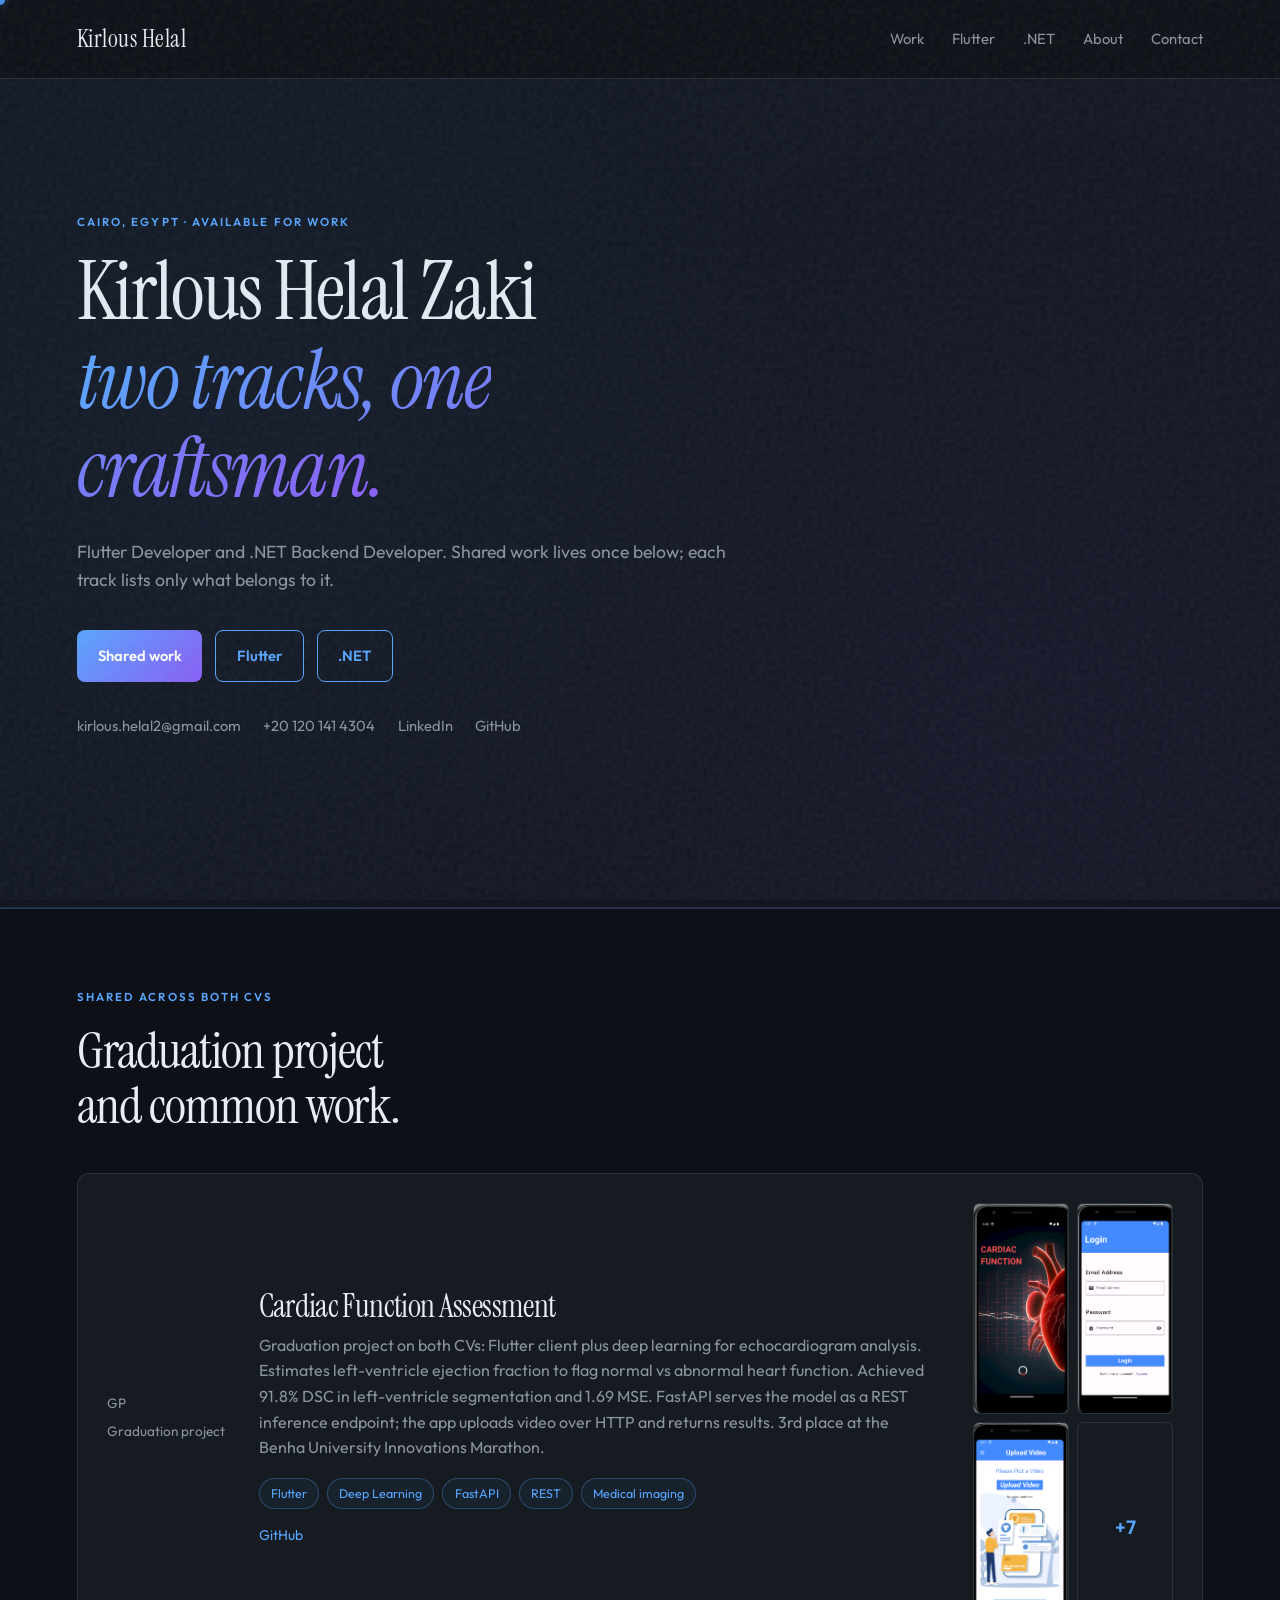
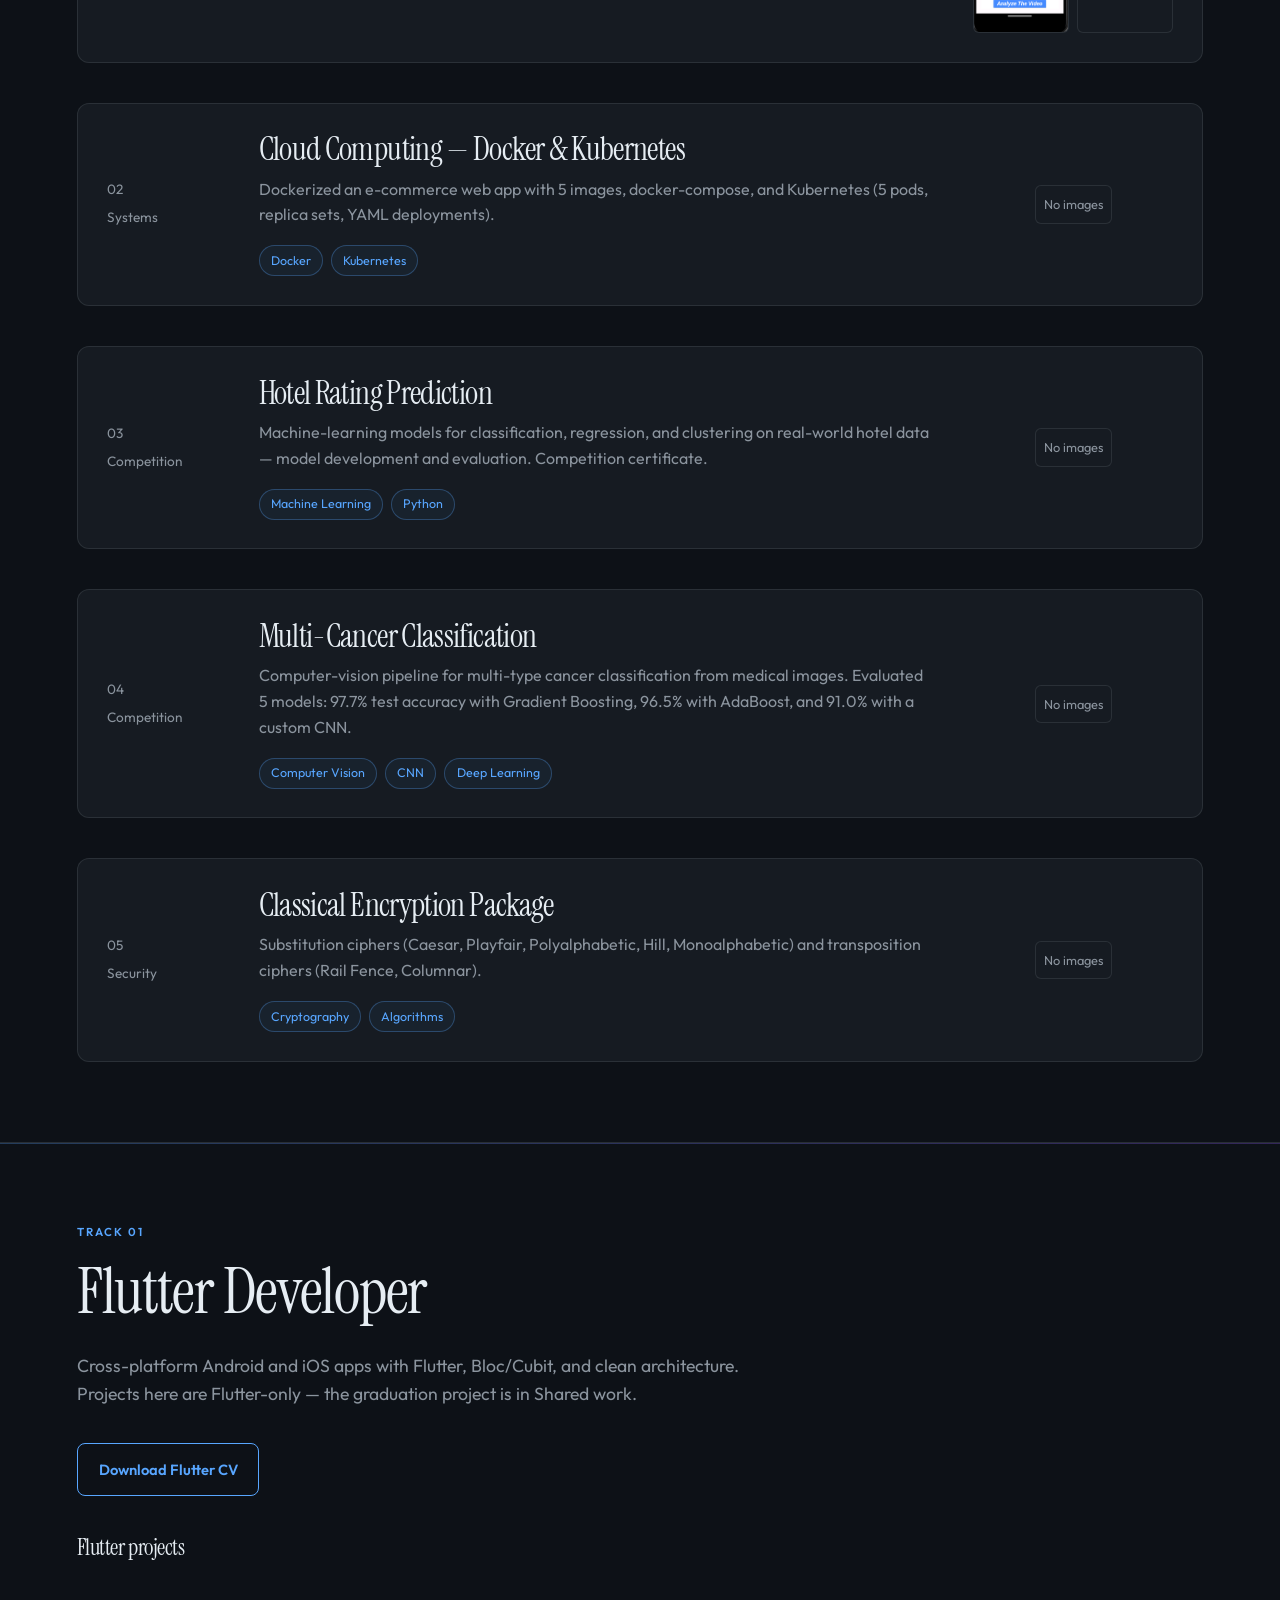
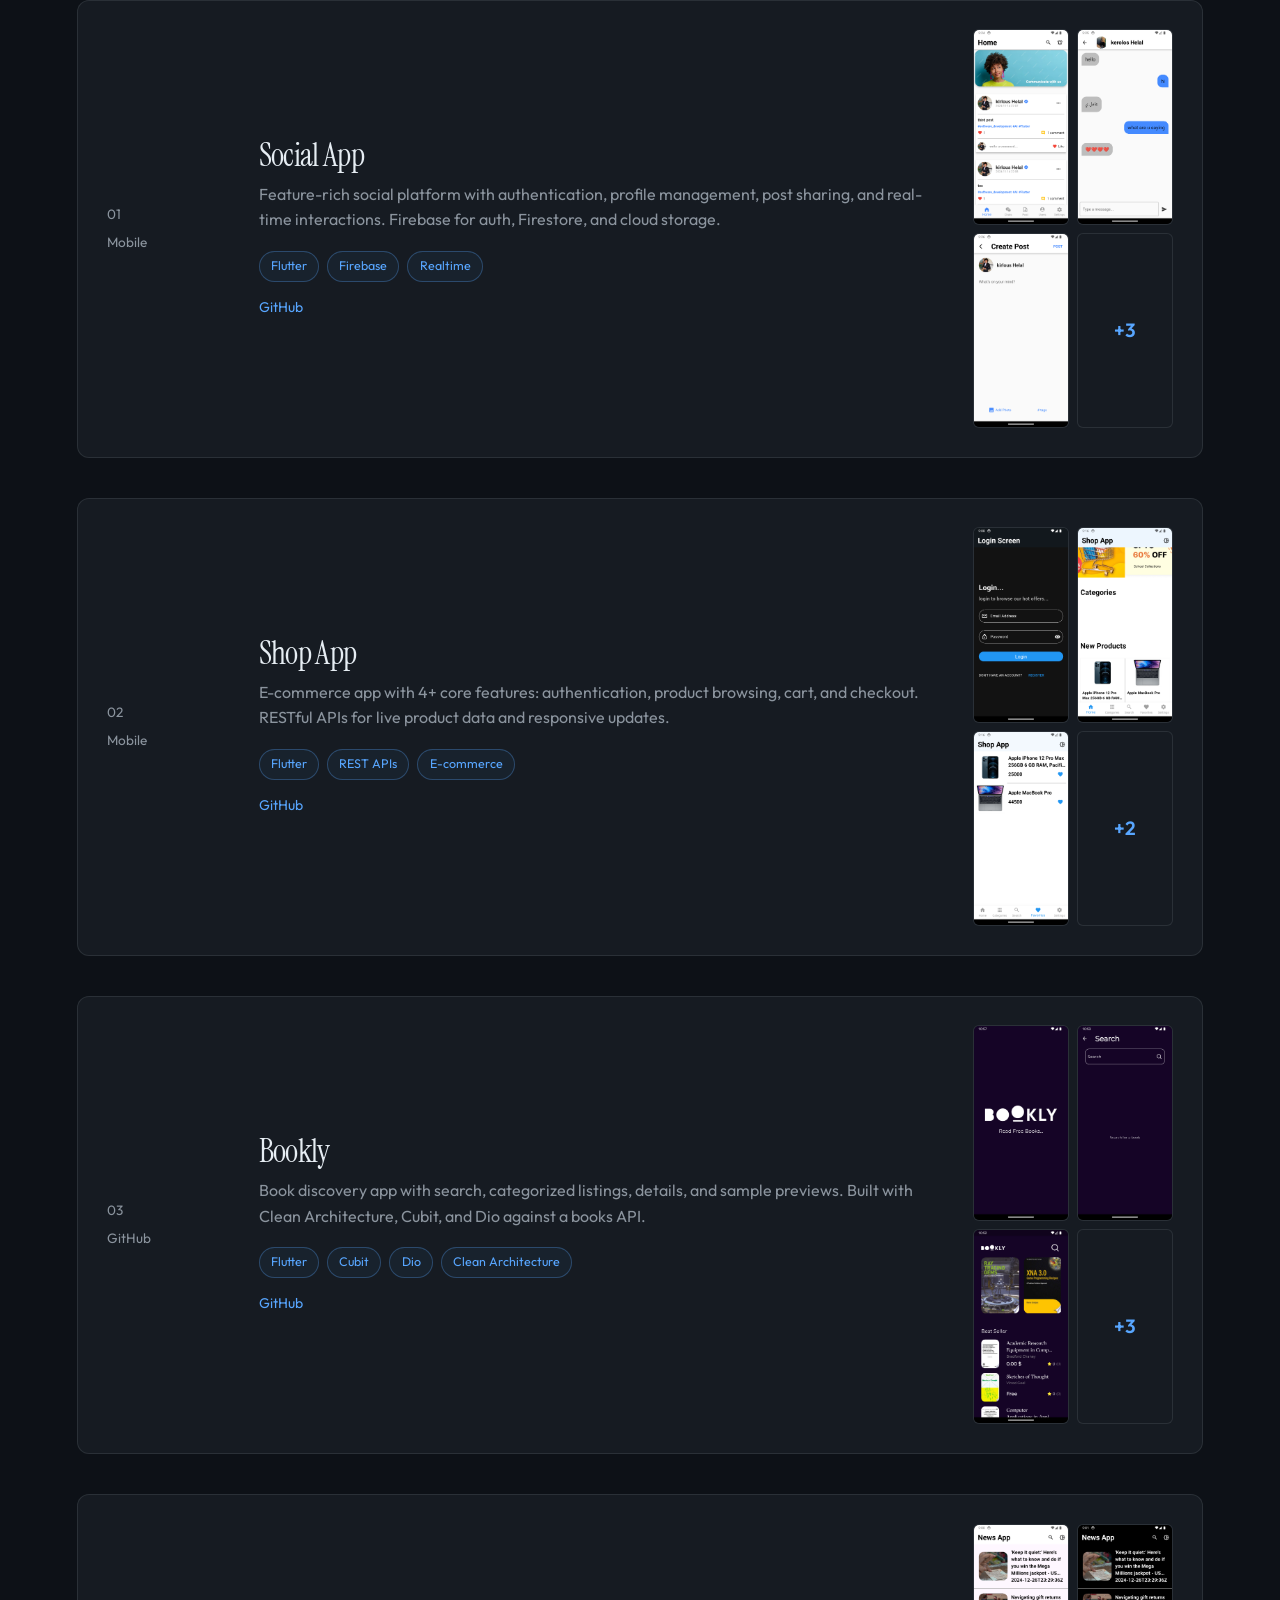
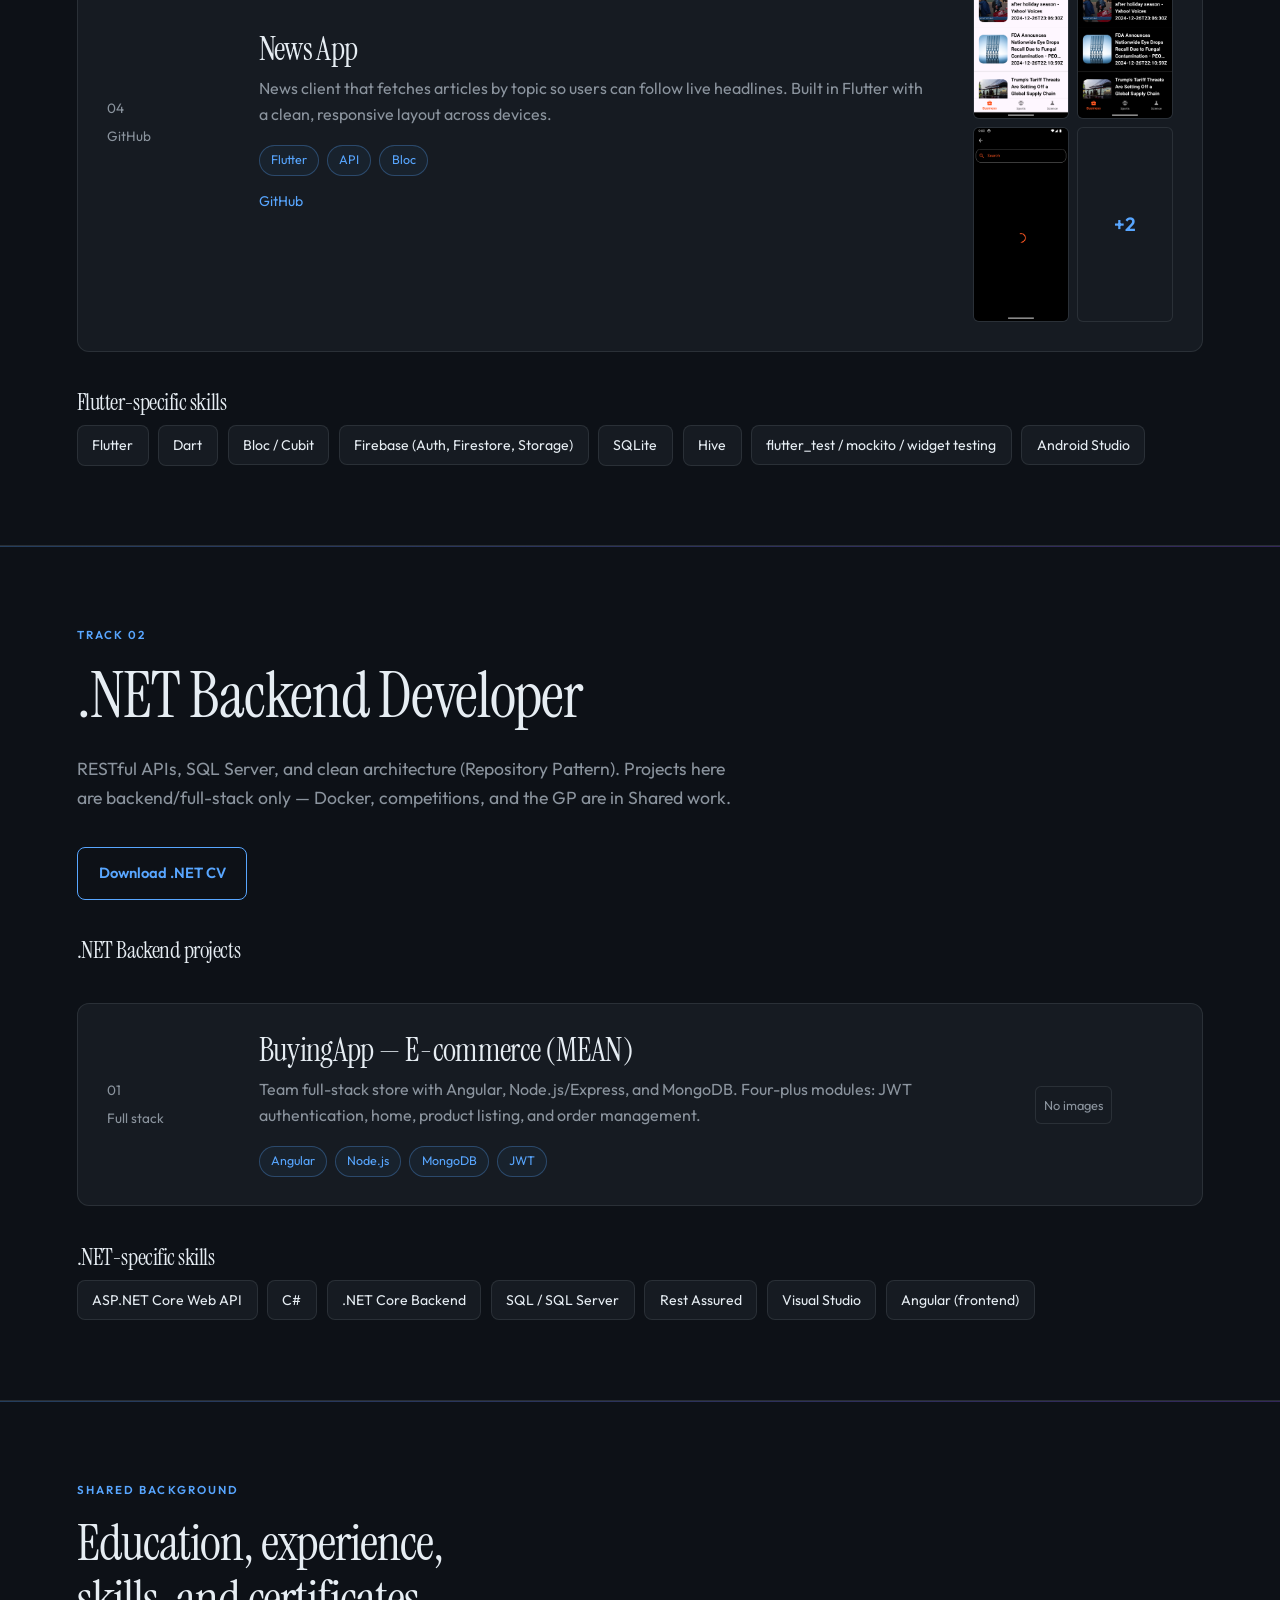
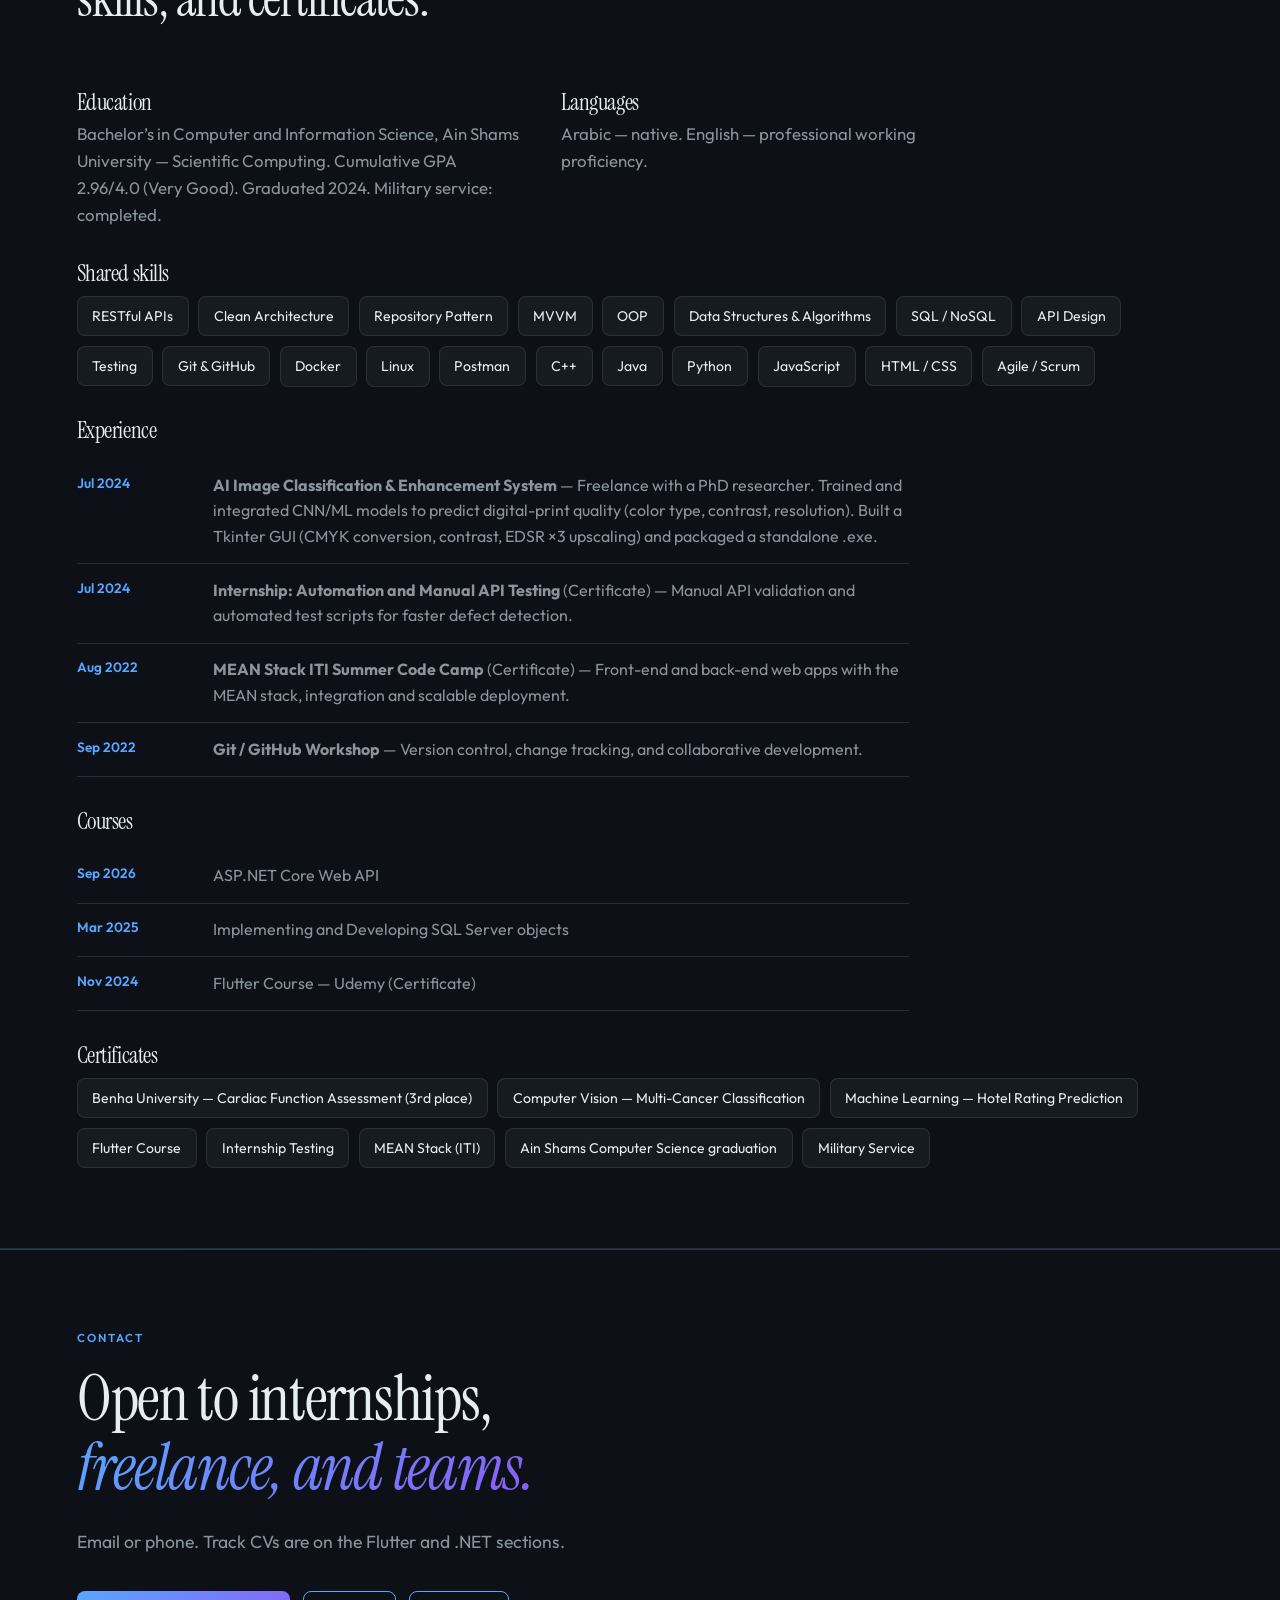
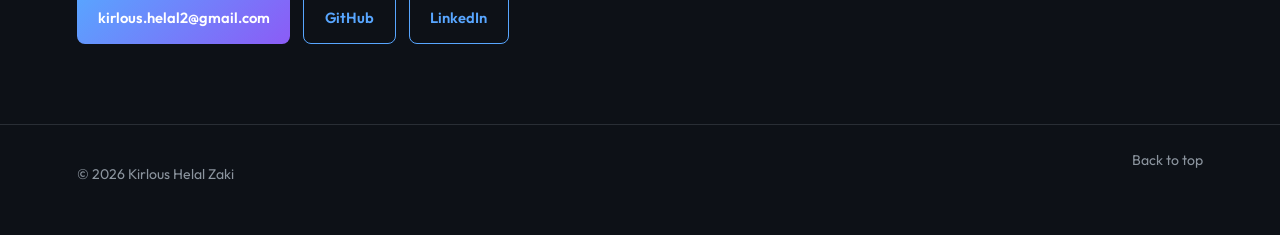
<file: index.html>
<!DOCTYPE html>
<html lang="en">
  <head>
    <meta charset="UTF-8" />
    <meta name="viewport" content="width=device-width, initial-scale=1.0" />
    <title>Kirlous Helal Zaki — Portfolio</title>
    <meta
      name="description"
      content="Kirlous Helal Zaki — Flutter Developer and .NET Backend Developer based in Cairo."
    />
    <link rel="preconnect" href="https://fonts.googleapis.com" />
    <link rel="preconnect" href="https://fonts.gstatic.com" crossorigin />
    <link
      href="https://fonts.googleapis.com/css2?family=Instrument+Serif:ital@0;1&family=Outfit:wght@300;400;500;600&display=swap"
      rel="stylesheet"
    />
    <link rel="stylesheet" href="styles.css" />
  </head>
  <body>
    <div class="grain" aria-hidden="true"></div>
    <div class="cursor" aria-hidden="true"></div>

    <header class="nav">
      <a class="logo" href="#top">Kirlous Helal</a>
      <nav>
        <a href="#work">Work</a>
        <a href="#flutter">Flutter</a>
        <a href="#dotnet">.NET</a>
        <a href="#about">About</a>
        <a href="#contact">Contact</a>
      </nav>
    </header>

    <main id="top">
      <section class="hero">
        <p class="eyebrow">Cairo, Egypt · Available for work</p>
        <h1>
          Kirlous Helal Zaki<br />
          <em>two tracks, one craftsman.</em>
        </h1>
        <p class="lede">
          Flutter Developer and .NET Backend Developer. Shared work lives once
          below; each track lists only what belongs to it.
        </p>
        <div class="hero-actions">
          <a class="btn" href="#work">Shared work</a>
          <a class="btn ghost" href="#flutter">Flutter</a>
          <a class="btn ghost" href="#dotnet">.NET</a>
        </div>
        <ul class="contact-row">
          <li><a href="mailto:kirlous.helal2@gmail.com">kirlous.helal2@gmail.com</a></li>
          <li><a href="tel:+201201414304">+20 120 141 4304</a></li>
          <li>
            <a href="https://linkedin.com/in/kirlous-helal" target="_blank" rel="noreferrer"
              >LinkedIn</a
            >
          </li>
          <li>
            <a href="https://github.com/KirlousHelal" target="_blank" rel="noreferrer"
              >GitHub</a
            >
          </li>
        </ul>
      </section>

      <section id="work" class="section">
        <div class="section-head">
          <p class="eyebrow">Shared across both CVs</p>
          <h2>Graduation project and common work.</h2>
        </div>

        <article class="project">
          <div class="project-meta">
            <span>GP</span>
            <span>Graduation project</span>
          </div>
          <div class="project-body">
            <h3>Cardiac Function Assessment</h3>
            <p>
              Graduation project on both CVs: Flutter client plus deep learning
              for echocardiogram analysis. Estimates left-ventricle ejection
              fraction to flag normal vs abnormal heart function. Achieved
              91.8% DSC in left-ventricle segmentation and 1.69 MSE. FastAPI
              serves the model as a REST inference endpoint; the app uploads
              video over HTTP and returns results. 3rd place at the Benha
              University Innovations Marathon.
            </p>
            <ul class="tags">
              <li>Flutter</li>
              <li>Deep Learning</li>
              <li>FastAPI</li>
              <li>REST</li>
              <li>Medical imaging</li>
            </ul>
            <a
              class="project-link"
              href="https://github.com/kirlousHelal/Cardic-Function-Assement-GP---Flutter-DeepLearning_Computer_Vision-"
              target="_blank"
              rel="noreferrer"
              >GitHub</a
            >
          </div>
          <div class="project-thumbnails">
            <img src="demos/cardiac/splash_screen.png" alt="Preview 1" />
            <img src="demos/cardiac/login_screen.png" alt="Preview 2" />
            <img src="demos/cardiac/upload_video_screen.png" alt="Preview 3" />
            <span class="more-indicator">+7</span>
          </div>
        </article>

        <article class="project">
          <div class="project-meta">
            <span>02</span>
            <span>Systems</span>
          </div>
          <div class="project-body">
            <h3>Cloud Computing — Docker &amp; Kubernetes</h3>
            <p>
              Dockerized an e-commerce web app with 5 images, docker-compose,
              and Kubernetes (5 pods, replica sets, YAML deployments).
            </p>
            <ul class="tags">
              <li>Docker</li>
              <li>Kubernetes</li>
            </ul>
          </div>
          <div class="project-thumbnails no-thumbnails">
            <span>No images</span>
          </div>
        </article>

        <article class="project">
          <div class="project-meta">
            <span>03</span>
            <span>Competition</span>
          </div>
          <div class="project-body">
            <h3>Hotel Rating Prediction</h3>
            <p>
              Machine-learning models for classification, regression, and
              clustering on real-world hotel data — model development and
              evaluation. Competition certificate.
            </p>
            <ul class="tags">
              <li>Machine Learning</li>
              <li>Python</li>
            </ul>
          </div>
          <div class="project-thumbnails no-thumbnails">
            <span>No images</span>
          </div>
        </article>

        <article class="project">
          <div class="project-meta">
            <span>04</span>
            <span>Competition</span>
          </div>
          <div class="project-body">
            <h3>Multi-Cancer Classification</h3>
            <p>
              Computer-vision pipeline for multi-type cancer classification
              from medical images. Evaluated 5 models: 97.7% test accuracy with
              Gradient Boosting, 96.5% with AdaBoost, and 91.0% with a custom
              CNN.
            </p>
            <ul class="tags">
              <li>Computer Vision</li>
              <li>CNN</li>
              <li>Deep Learning</li>
            </ul>
          </div>
          <div class="project-thumbnails no-thumbnails">
            <span>No images</span>
          </div>
        </article>

        <article class="project">
          <div class="project-meta">
            <span>05</span>
            <span>Security</span>
          </div>
          <div class="project-body">
            <h3>Classical Encryption Package</h3>
            <p>
              Substitution ciphers (Caesar, Playfair, Polyalphabetic, Hill,
              Monoalphabetic) and transposition ciphers (Rail Fence, Columnar).
            </p>
            <ul class="tags">
              <li>Cryptography</li>
              <li>Algorithms</li>
            </ul>
          </div>
          <div class="project-thumbnails no-thumbnails">
            <span>No images</span>
          </div>
        </article>
      </section>

      <section id="flutter" class="section track">
        <div class="track-banner">
          <p class="eyebrow">Track 01</p>
          <h2>Flutter Developer</h2>
          <p class="lede">
            Cross-platform Android and iOS apps with Flutter, Bloc/Cubit, and
            clean architecture. Projects here are Flutter-only — the graduation
            project is in Shared work.
          </p>
          <a class="btn ghost" href="Kirlous_Helal_Zaki_Flutter_Developer_Resume.pdf" download
            >Download Flutter CV</a
          >
        </div>

        <h3 class="subhead">Flutter projects</h3>

        <article class="project">
          <div class="project-meta">
            <span>01</span>
            <span>Mobile</span>
          </div>
          <div class="project-body">
            <h3>Social App</h3>
            <p>
              Feature-rich social platform with authentication, profile
              management, post sharing, and real-time interactions. Firebase
              for auth, Firestore, and cloud storage.
            </p>
            <ul class="tags">
              <li>Flutter</li>
              <li>Firebase</li>
              <li>Realtime</li>
            </ul>
            <a
              class="project-link"
              href="https://github.com/kirlousHelal/social_app_flutter"
              target="_blank"
              rel="noreferrer"
              >GitHub</a
            >
          </div>
          <div class="project-thumbnails">
            <img src="demos/social/home_screen.png" alt="Preview 1" />
            <img src="demos/social/chat_screen.png" alt="Preview 2" />
            <img src="demos/social/create_post_screen.png" alt="Preview 3" />
            <span class="more-indicator">+3</span>
          </div>
        </article>

        <article class="project">
          <div class="project-meta">
            <span>02</span>
            <span>Mobile</span>
          </div>
          <div class="project-body">
            <h3>Shop App</h3>
            <p>
              E-commerce app with 4+ core features: authentication, product
              browsing, cart, and checkout. RESTful APIs for live product data
              and responsive updates.
            </p>
            <ul class="tags">
              <li>Flutter</li>
              <li>REST APIs</li>
              <li>E-commerce</li>
            </ul>
            <a
              class="project-link"
              href="https://github.com/kirlousHelal/shop_app_flutter"
              target="_blank"
              rel="noreferrer"
              >GitHub</a
            >
          </div>
          <div class="project-thumbnails">
            <img src="demos/shop/login_screen.png" alt="Preview 1" />
            <img src="demos/shop/home_screen.png" alt="Preview 2" />
            <img src="demos/shop/favorites_screen.png" alt="Preview 3" />
            <span class="more-indicator">+2</span>
          </div>
        </article>

        <article class="project">
          <div class="project-meta">
            <span>03</span>
            <span>GitHub</span>
          </div>
          <div class="project-body">
            <h3>Bookly</h3>
            <p>
              Book discovery app with search, categorized listings, details,
              and sample previews. Built with Clean Architecture, Cubit, and
              Dio against a books API.
            </p>
            <ul class="tags">
              <li>Flutter</li>
              <li>Cubit</li>
              <li>Dio</li>
              <li>Clean Architecture</li>
            </ul>
            <a
              class="project-link"
              href="https://github.com/kirlousHelal/Bookly_Flutter_App"
              target="_blank"
              rel="noreferrer"
              >GitHub</a
            >
          </div>
          <div class="project-thumbnails">
            <img src="demos/bookly/splash_screen.png" alt="Preview 1" />
            <img src="demos/bookly/search_screen.png" alt="Preview 2" />
            <img src="demos/bookly/home.png" alt="Preview 3" />
            <span class="more-indicator">+3</span>
          </div>
        </article>

        <article class="project">
          <div class="project-meta">
            <span>04</span>
            <span>GitHub</span>
          </div>
          <div class="project-body">
            <h3>News App</h3>
            <p>
              News client that fetches articles by topic so users can follow
              live headlines. Built in Flutter with a clean, responsive layout
              across devices.
            </p>
            <ul class="tags">
              <li>Flutter</li>
              <li>API</li>
              <li>Bloc</li>
            </ul>
            <a
              class="project-link"
              href="https://github.com/kirlousHelal/news_app_flutter"
              target="_blank"
              rel="noreferrer"
              >GitHub</a
            >
          </div>
          <div class="project-thumbnails">
            <img src="demos/news/screenshot_1.png" alt="Preview 1" />
            <img src="demos/news/screenshot_2.png" alt="Preview 2" />
            <img src="demos/news/screenshot_3.png" alt="Preview 3" />
            <span class="more-indicator">+2</span>
          </div>
        </article>

        <div class="skill-block">
          <h3 class="subhead">Flutter-specific skills</h3>
          <ul class="skills">
            <li>Flutter</li>
            <li>Dart</li>
            <li>Bloc / Cubit</li>
            <li>Firebase (Auth, Firestore, Storage)</li>
            <li>SQLite</li>
            <li>Hive</li>
            <li>flutter_test / mockito / widget testing</li>
            <li>Android Studio</li>
          </ul>
        </div>
      </section>

      <section id="dotnet" class="section track">
        <div class="track-banner">
          <p class="eyebrow">Track 02</p>
          <h2>.NET Backend Developer</h2>
          <p class="lede">
            RESTful APIs, SQL Server, and clean architecture (Repository
            Pattern). Projects here are backend/full-stack only — Docker,
            competitions, and the GP are in Shared work.
          </p>
          <a
            class="btn ghost"
            href="Kirlous_Helal_Zaki_.NET_Backedend_Developer_Resume.pdf"
            download
            >Download .NET CV</a
          >
        </div>

        <h3 class="subhead">.NET Backend projects</h3>

        <article class="project">
          <div class="project-meta">
            <span>01</span>
            <span>Full stack</span>
          </div>
          <div class="project-body">
            <h3>BuyingApp — E-commerce (MEAN)</h3>
            <p>
              Team full-stack store with Angular, Node.js/Express, and MongoDB.
              Four-plus modules: JWT authentication, home, product listing, and
              order management.
            </p>
            <ul class="tags">
              <li>Angular</li>
              <li>Node.js</li>
              <li>MongoDB</li>
              <li>JWT</li>
            </ul>
          </div>
          <div class="project-thumbnails no-thumbnails">
            <span>No images</span>
          </div>
        </article>

        <div class="skill-block">
          <h3 class="subhead">.NET-specific skills</h3>
          <ul class="skills">
            <li>ASP.NET Core Web API</li>
            <li>C#</li>
            <li>.NET Core Backend</li>
            <li>SQL / SQL Server</li>
            <li>Rest Assured</li>
            <li>Visual Studio</li>
            <li>Angular (frontend)</li>
          </ul>
        </div>
      </section>

      <section id="about" class="section about">
        <div class="section-head">
          <p class="eyebrow">Shared background</p>
          <h2>Education, experience, skills, and certificates.</h2>
        </div>

        <div class="about-grid">
          <div>
            <h3 class="subhead">Education</h3>
            <p>
              Bachelor’s in Computer and Information Science, Ain Shams
              University — Scientific Computing. Cumulative GPA 2.96/4.0 (Very
              Good). Graduated 2024. Military service: completed.
            </p>
          </div>
          <div>
            <h3 class="subhead">Languages</h3>
            <p>Arabic — native. English — professional working proficiency.</p>
          </div>
        </div>

        <h3 class="subhead">Shared skills</h3>
        <ul class="skills">
          <li>RESTful APIs</li>
          <li>Clean Architecture</li>
          <li>Repository Pattern</li>
          <li>MVVM</li>
          <li>OOP</li>
          <li>Data Structures &amp; Algorithms</li>
          <li>SQL / NoSQL</li>
          <li>API Design</li>
          <li>Testing</li>
          <li>Git &amp; GitHub</li>
          <li>Docker</li>
          <li>Linux</li>
          <li>Postman</li>
          <li>C++</li>
          <li>Java</li>
          <li>Python</li>
          <li>JavaScript</li>
          <li>HTML / CSS</li>
          <li>Agile / Scrum</li>
        </ul>

        <h3 class="subhead">Experience</h3>
        <ul class="timeline">
          <li>
            <span>Jul 2024</span>
            <p>
              <strong>AI Image Classification &amp; Enhancement System</strong>
              — Freelance with a PhD researcher. Trained and integrated CNN/ML
              models to predict digital-print quality (color type, contrast,
              resolution). Built a Tkinter GUI (CMYK conversion, contrast, EDSR
              ×3 upscaling) and packaged a standalone .exe.
            </p>
          </li>
          <li>
            <span>Jul 2024</span>
            <p>
              <strong>Internship: Automation and Manual API Testing</strong>
              (Certificate) — Manual API validation and automated test scripts
              for faster defect detection.
            </p>
          </li>
          <li>
            <span>Aug 2022</span>
            <p>
              <strong>MEAN Stack ITI Summer Code Camp</strong> (Certificate) —
              Front-end and back-end web apps with the MEAN stack, integration
              and scalable deployment.
            </p>
          </li>
          <li>
            <span>Sep 2022</span>
            <p>
              <strong>Git / GitHub Workshop</strong> — Version control, change
              tracking, and collaborative development.
            </p>
          </li>
        </ul>

        <h3 class="subhead">Courses</h3>
        <ul class="timeline">
          <li>
            <span>Sep 2026</span>
            <p>ASP.NET Core Web API</p>
          </li>
          <li>
            <span>Mar 2025</span>
            <p>Implementing and Developing SQL Server objects</p>
          </li>
          <li>
            <span>Nov 2024</span>
            <p>Flutter Course — Udemy (Certificate)</p>
          </li>
        </ul>

        <h3 class="subhead">Certificates</h3>
        <ul class="skills">
          <li>Benha University — Cardiac Function Assessment (3rd place)</li>
          <li>Computer Vision — Multi-Cancer Classification</li>
          <li>Machine Learning — Hotel Rating Prediction</li>
          <li>Flutter Course</li>
          <li>Internship Testing</li>
          <li>MEAN Stack (ITI)</li>
          <li>Ain Shams Computer Science graduation</li>
          <li>Military Service</li>
        </ul>
      </section>

      <section id="contact" class="section contact">
        <p class="eyebrow">Contact</p>
        <h2>
          Open to internships,<br />
          <em>freelance, and teams.</em>
        </h2>
        <p class="lede">
          Email or phone. Track CVs are on the Flutter and .NET sections.
        </p>
        <div class="hero-actions">
          <a class="btn" href="mailto:kirlous.helal2@gmail.com">kirlous.helal2@gmail.com</a>
          <a class="btn ghost" href="https://github.com/KirlousHelal" target="_blank" rel="noreferrer"
            >GitHub</a
          >
          <a
            class="btn ghost"
            href="https://linkedin.com/in/kirlous-helal"
            target="_blank"
            rel="noreferrer"
            >LinkedIn</a
          >
        </div>
      </section>
    </main>

    <footer class="footer">
      <p>© <span id="year"></span> Kirlous Helal Zaki</p>
      <a href="#top">Back to top</a>
    </footer>

    <script src="script.js"></script>
  </body>
</html>
</file>
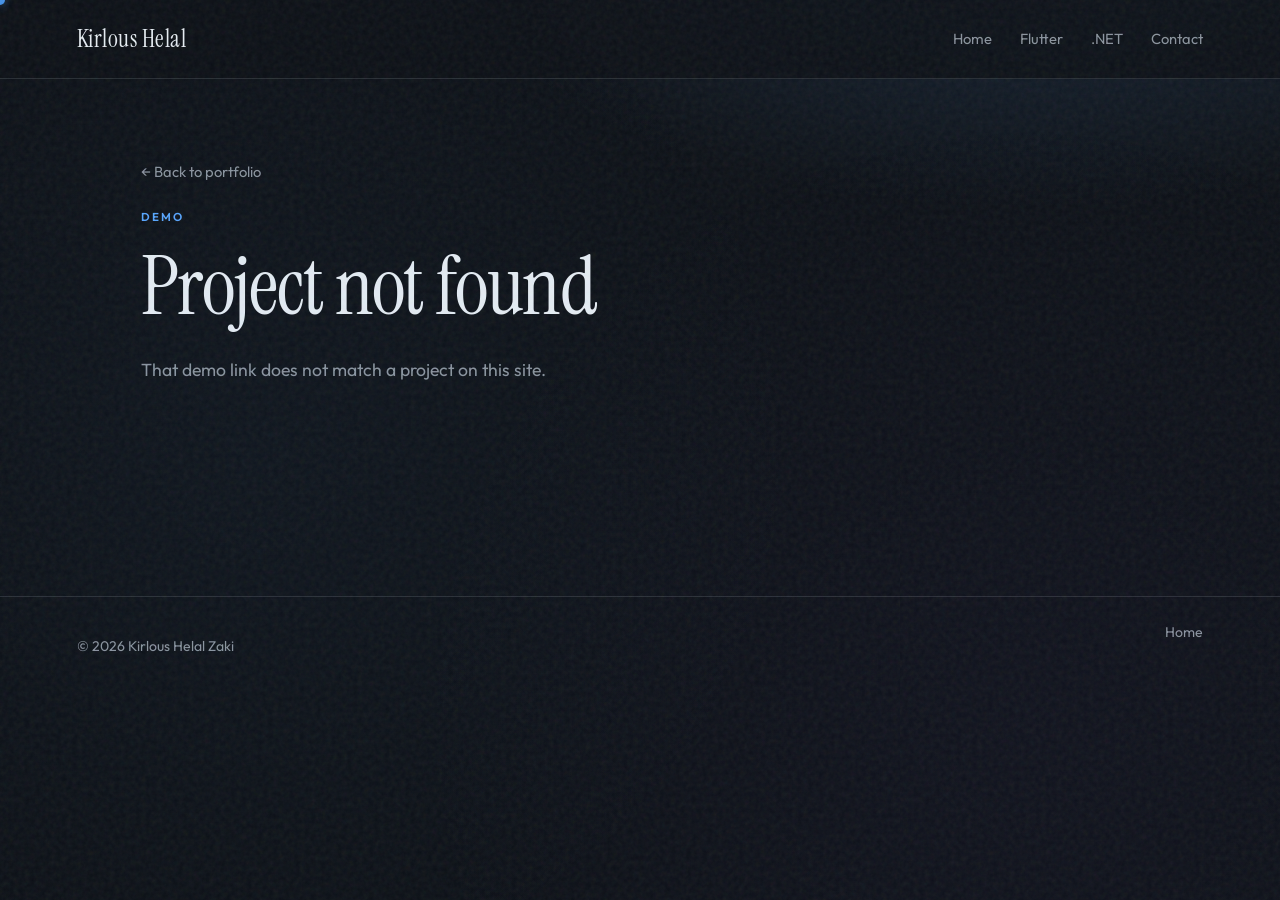
<file: demo.html>
<!DOCTYPE html>
<html lang="en">
  <head>
    <meta charset="UTF-8" />
    <meta name="viewport" content="width=device-width, initial-scale=1.0" />
    <title>Project demo — Kirlous Helal</title>
    <link rel="preconnect" href="https://fonts.googleapis.com" />
    <link rel="preconnect" href="https://fonts.gstatic.com" crossorigin />
    <link
      href="https://fonts.googleapis.com/css2?family=Instrument+Serif:ital@0;1&family=Outfit:wght@300;400;500;600&display=swap"
      rel="stylesheet"
    />
    <link rel="stylesheet" href="styles.css" />
  </head>
  <body>
    <div class="grain" aria-hidden="true"></div>
    <div class="cursor" aria-hidden="true"></div>

    <header class="nav">
      <a class="logo" href="index.html">Kirlous Helal</a>
      <nav>
        <a href="index.html">Home</a>
        <a href="index.html#flutter">Flutter</a>
        <a href="index.html#dotnet">.NET</a>
        <a href="index.html#contact">Contact</a>
      </nav>
    </header>

    <main class="demo-page">
      <a class="back-link" href="index.html">← Back to portfolio</a>
      <p class="eyebrow" id="demo-kicker">Demo</p>
      <h1 id="demo-title">Project</h1>
      <p class="lede" id="demo-summary"></p>
      <div class="hero-actions" id="demo-actions"></div>
      <p class="demo-status" id="demo-status">Loading demos from GitHub…</p>
      <div id="demo-videos" class="demo-videos"></div>
      <div id="demo-images" class="demo-grid"></div>
    </main>

    <footer class="footer">
      <p>© <span id="year"></span> Kirlous Helal Zaki</p>
      <a href="index.html">Home</a>
    </footer>

    <script src="projects.js"></script>
    <script src="script.js"></script>
    <script src="demo.js"></script>
  </body>
</html>
</file>
<file: styles.css>
:root {
  --bg: #0d1117;
  --bg-2: #161b22;
  --ink: #e6edf3;
  --muted: #8b949e;
  --line: rgba(48, 54, 61, 0.8);
  --accent: #58a6ff;
  --accent-secondary: #8b5cf6;
  --accent-gradient: linear-gradient(135deg, #58a6ff 0%, #8b5cf6 100%);
  --radius: 12px;
}

*,
*::before,
*::after {
  box-sizing: border-box;
}

html {
  scroll-behavior: smooth;
}

/* Animations */
@keyframes fadeInUp {
  from {
    opacity: 0;
    transform: translateY(30px);
  }
  to {
    opacity: 1;
    transform: translateY(0);
  }
}

@keyframes fadeIn {
  from {
    opacity: 0;
  }
  to {
    opacity: 1;
  }
}

@keyframes slideInLeft {
  from {
    opacity: 0;
    transform: translateX(-30px);
  }
  to {
    opacity: 1;
    transform: translateX(0);
  }
}

@keyframes slideInRight {
  from {
    opacity: 0;
    transform: translateX(30px);
  }
  to {
    opacity: 1;
    transform: translateX(0);
  }
}

@keyframes pulse {
  0%, 100% {
    transform: scale(1);
  }
  50% {
    transform: scale(1.05);
  }
}

@keyframes shimmer {
  0% {
    background-position: -200% 0;
  }
  100% {
    background-position: 200% 0;
  }
}

@keyframes float {
  0%, 100% {
    transform: translateY(0);
  }
  50% {
    transform: translateY(-10px);
  }
}

/* Animated sections */
.hero {
  animation: fadeInUp 0.8s ease-out;
}

.section {
  animation: fadeIn 0.6s ease-out;
}

.project {
  animation: fadeInUp 0.5s ease-out;
  animation-fill-mode: both;
}

.project:nth-child(1) { animation-delay: 0.1s; }
.project:nth-child(2) { animation-delay: 0.2s; }
.project:nth-child(3) { animation-delay: 0.3s; }
.project:nth-child(4) { animation-delay: 0.4s; }
.project:nth-child(5) { animation-delay: 0.5s; }

.skills li {
  animation: fadeIn 0.4s ease-out;
  animation-fill-mode: both;
}

.skills li:nth-child(1) { animation-delay: 0.05s; }
.skills li:nth-child(2) { animation-delay: 0.1s; }
.skills li:nth-child(3) { animation-delay: 0.15s; }
.skills li:nth-child(4) { animation-delay: 0.2s; }
.skills li:nth-child(5) { animation-delay: 0.25s; }
.skills li:nth-child(6) { animation-delay: 0.3s; }
.skills li:nth-child(7) { animation-delay: 0.35s; }
.skills li:nth-child(8) { animation-delay: 0.4s; }
.skills li:nth-child(9) { animation-delay: 0.45s; }
.skills li:nth-child(10) { animation-delay: 0.5s; }

.timeline li {
  animation: slideInLeft 0.5s ease-out;
  animation-fill-mode: both;
}

.timeline li:nth-child(1) { animation-delay: 0.1s; }
.timeline li:nth-child(2) { animation-delay: 0.2s; }
.timeline li:nth-child(3) { animation-delay: 0.3s; }
.timeline li:nth-child(4) { animation-delay: 0.4s; }

body {
  margin: 0;
  min-height: 100vh;
  background: radial-gradient(1200px 600px at 80% -10%, rgba(88, 166, 255, 0.15) 0%, transparent 50%),
    var(--bg);
  color: var(--ink);
  font-family: "Outfit", system-ui, sans-serif;
  font-weight: 400;
  line-height: 1.6;
  overflow-x: hidden;
}

/* Add animated background pattern */
body::before {
  content: '';
  position: fixed;
  top: 0;
  left: 0;
  width: 100%;
  height: 100%;
  background-image: 
    radial-gradient(circle at 20% 50%, rgba(88, 166, 255, 0.03) 0%, transparent 50%),
    radial-gradient(circle at 80% 80%, rgba(139, 92, 246, 0.03) 0%, transparent 50%);
  pointer-events: none;
  z-index: 1;
}

.grain {
  pointer-events: none;
  position: fixed;
  inset: 0;
  z-index: 50;
  opacity: 0.07;
  background-image: url("data:image/svg+xml,%3Csvg viewBox='0 0 200 200' xmlns='http://www.w3.org/2000/svg'%3E%3Cfilter id='n'%3E%3CfeTurbulence type='fractalNoise' baseFrequency='0.85' numOctaves='4' stitchTiles='stitch'/%3E%3C/filter%3E%3Crect width='100%25' height='100%25' filter='url(%23n)'/%3E%3C/svg%3E");
}

.cursor {
  display: none;
}

@media (hover: hover) and (pointer: fine) {
  .cursor {
    display: block;
    position: fixed;
    top: 0;
    left: 0;
    width: 10px;
    height: 10px;
    border-radius: 50%;
    background: var(--accent);
    pointer-events: none;
    z-index: 80;
    transform: translate(-50%, -50%);
    mix-blend-mode: difference;
    transition: width 0.2s ease, height 0.2s ease;
    box-shadow: 0 0 10px rgba(88, 166, 255, 0.5);
  }

  .cursor.grow {
    width: 36px;
    height: 36px;
  }
}

a {
  color: inherit;
  text-decoration: none;
}

.nav {
  position: sticky;
  top: 0;
  z-index: 40;
  display: flex;
  justify-content: space-between;
  align-items: center;
  padding: 1.25rem 6vw;
  backdrop-filter: blur(16px);
  background: rgba(13, 17, 23, 0.85);
  border-bottom: 1px solid var(--line);
}

.logo {
  font-family: "Instrument Serif", Georgia, serif;
  font-size: 1.5rem;
  letter-spacing: 0.02em;
}

.nav nav {
  display: flex;
  flex-wrap: wrap;
  justify-content: flex-end;
  gap: 1.75rem;
  font-size: 0.92rem;
  color: var(--muted);
}

.nav nav a:hover {
  color: var(--accent);
}

.hero,
.section,
.footer {
  padding-left: 6vw;
  padding-right: 6vw;
}

.hero {
  min-height: calc(100vh - 72px);
  display: flex;
  flex-direction: column;
  justify-content: center;
  padding-top: 8vh;
  padding-bottom: 12vh;
  position: relative;
}

.hero::before {
  content: '';
  position: absolute;
  top: 0;
  left: 0;
  right: 0;
  bottom: 0;
  background: linear-gradient(135deg, rgba(88, 166, 255, 0.05) 0%, rgba(139, 92, 246, 0.05) 100%);
  pointer-events: none;
  z-index: -1;
}

.hero h1 {
  animation: fadeInUp 0.8s ease-out;
}

.hero .lede {
  animation: fadeInUp 1s ease-out 0.2s both;
}

.hero .hero-actions {
  animation: fadeInUp 1s ease-out 0.4s both;
}

.hero .contact-row {
  animation: fadeInUp 1s ease-out 0.6s both;
}

.eyebrow {
  margin: 0 0 1rem;
  color: var(--accent);
  letter-spacing: 0.18em;
  text-transform: uppercase;
  font-size: 0.72rem;
  font-weight: 600;
}

h1,
h2,
h3 {
  font-family: "Instrument Serif", Georgia, serif;
  font-weight: 400;
  line-height: 1.08;
  letter-spacing: -0.02em;
}

h1 {
  margin: 0;
  font-size: clamp(2.4rem, 6.4vw, 5.4rem);
  max-width: 18ch;
}

h1 em,
h2 em {
  font-style: italic;
  background: var(--accent-gradient);
  -webkit-background-clip: text;
  -webkit-text-fill-color: transparent;
  background-clip: text;
}

.lede {
  max-width: 42rem;
  color: var(--muted);
  font-size: 1.1rem;
  margin: 1.6rem 0 2.2rem;
}

.lede strong {
  color: var(--ink);
  font-weight: 500;
}

.contact-row {
  display: flex;
  flex-wrap: wrap;
  gap: 0.6rem 1.4rem;
  list-style: none;
  padding: 0;
  margin: 2rem 0 0;
  color: var(--muted);
  font-size: 0.92rem;
}

.contact-row a:hover {
  color: var(--accent);
  text-decoration: underline;
}

.track-banner {
  max-width: 46rem;
  margin-bottom: 1rem;
  animation: fadeInUp 0.6s ease-out;
}

.track-banner h2 {
  margin: 0;
  font-size: clamp(2.2rem, 5vw, 4rem);
}

.track-banner .lede {
  animation: fadeIn 0.6s ease-out 0.2s both;
}

.track-banner .btn {
  animation: fadeInUp 0.6s ease-out 0.4s both;
}

.subhead {
  margin: 2.4rem 0 0.4rem;
  font-size: 1.45rem;
}

.skill-block {
  margin-top: 0.5rem;
}

.timeline {
  list-style: none;
  padding: 0;
  margin: 1rem 0 0;
  max-width: 52rem;
}

.timeline li {
  display: grid;
  grid-template-columns: 7.5rem 1fr;
  gap: 1rem;
  padding: 0.85rem 0;
  border-bottom: 1px solid var(--line);
}

.timeline span {
  color: var(--accent);
  font-size: 0.85rem;
  font-weight: 600;
}

.timeline p {
  margin: 0;
  color: var(--muted);
}

.about .subhead {
  margin-top: 2rem;
  animation: fadeInUp 0.5s ease-out;
}

.about-grid {
  display: grid;
  grid-template-columns: 1fr 1fr;
  gap: 1.5rem 2.5rem;
  margin-top: 2rem;
  max-width: 58rem;
}

.about-grid > div {
  animation: fadeInUp 0.5s ease-out;
  animation-fill-mode: both;
}

.about-grid > div:nth-child(1) { animation-delay: 0.1s; }
.about-grid > div:nth-child(2) { animation-delay: 0.2s; }

.hero-actions {
  display: flex;
  flex-wrap: wrap;
  gap: 0.8rem;
}

.btn {
  display: inline-flex;
  align-items: center;
  padding: 0.85rem 1.3rem;
  border-radius: 8px;
  background: var(--accent-gradient);
  color: white;
  font-size: 0.92rem;
  font-weight: 600;
  transition: transform 0.2s ease, box-shadow 0.2s ease;
  border: none;
  position: relative;
  overflow: hidden;
}

.btn::before {
  content: '';
  position: absolute;
  top: 0;
  left: -100%;
  width: 100%;
  height: 100%;
  background: linear-gradient(90deg, transparent, rgba(255,255,255,0.2), transparent);
  transition: left 0.5s ease;
}

.btn:hover::before {
  left: 100%;
}

.btn:hover {
  transform: translateY(-2px);
  box-shadow: 0 4px 12px rgba(88, 166, 255, 0.4);
}

.btn.ghost {
  background: transparent;
  color: var(--accent);
  border: 1px solid var(--accent);
}

.btn.ghost:hover {
  background: rgba(88, 166, 255, 0.1);
  color: var(--accent);
}

.section {
  padding-top: 5rem;
  padding-bottom: 5rem;
  border-top: 1px solid var(--line);
  position: relative;
  animation: fadeIn 0.6s ease-out;
}

.section::before {
  content: '';
  position: absolute;
  top: 0;
  left: 0;
  right: 0;
  height: 1px;
  background: var(--accent-gradient);
  opacity: 0.3;
}

.section-head h2 {
  margin: 0;
  font-size: clamp(2rem, 4vw, 3.4rem);
  max-width: 16ch;
  animation: fadeInUp 0.6s ease-out;
}

.section-head p {
  animation: fadeIn 0.6s ease-out 0.2s both;
}

.project {
  display: grid;
  grid-template-columns: 8rem 1fr 200px;
  gap: 1.5rem;
  margin-top: 2.5rem;
  padding: 1.8rem;
  border: 1px solid var(--line);
  border-radius: var(--radius);
  background: var(--bg-2);
  transition: border-color 0.25s ease, transform 0.25s ease, box-shadow 0.25s ease;
}

@media (max-width: 720px) {
  .nav nav {
    gap: 1rem;
  }

  .project {
    grid-template-columns: 1fr;
  }

  .project-preview {
    height: 150px;
  }

  .about-grid {
    grid-template-columns: 1fr;
  }

  .timeline li {
    grid-template-columns: 1fr;
    gap: 0.25rem;
  }

  .nav nav {
    gap: 0.85rem;
    font-size: 0.82rem;
  }
}

.project:hover {
  border-color: var(--accent);
  transform: translateY(-4px);
  box-shadow: 0 8px 24px rgba(88, 166, 255, 0.15);
}

.project-meta {
  display: flex;
  flex-direction: column;
  gap: 0.4rem;
  color: var(--muted);
  font-size: 0.85rem;
  animation: slideInLeft 0.5s ease-out;
}

.project-body {
  align-content: center;
  animation: slideInRight 0.5s ease-out;
}

.project-thumbnails {
  display: grid;
  grid-template-columns: repeat(2, 1fr);
  grid-template-rows: repeat(2, 1fr);
  gap: 0.5rem;
  align-self: center;
  justify-self: center;
}

.project-thumbnails img {
  width: 100%;
  height: 100%;
  object-fit: cover;
  border-radius: 6px;
  border: 1px solid var(--line);
  background: var(--bg-2);
}

.project-thumbnails .more-indicator {
  display: flex;
  align-items: center;
  justify-content: center;
  background: var(--bg-2);
  border: 1px solid var(--line);
  border-radius: 6px;
  color: var(--accent);
  font-size: 1.2rem;
  font-weight: 600;
  cursor: default;
}

.project-thumbnails.no-thumbnails {
  display: flex;
  align-items: center;
  justify-content: center;
  color: var(--muted);
  font-size: 0.8rem;
  background: var(--bg-2);
  border: 1px solid var(--line);
  border-radius: 6px;
  padding: 0.5rem;
}

.project.featured {
  border-color: var(--accent);
  background: linear-gradient(180deg, rgba(88, 166, 255, 0.1), transparent);
  box-shadow: 0 4px 16px rgba(88, 166, 255, 0.1);
}

.project-meta {
  display: flex;
  flex-direction: column;
  gap: 0.4rem;
  color: var(--muted);
  font-size: 0.85rem;
  justify-content: center;
}

.project h3 {
  margin: 0 0 0.6rem;
  font-size: 2rem;
}

.project p {
  margin: 0;
  color: var(--muted);
  max-width: 42rem;
}

.tags {
  display: flex;
  flex-wrap: wrap;
  gap: 0.5rem;
  list-style: none;
  padding: 0;
  margin: 1.1rem 0 0;
}

.tags li {
  font-size: 0.78rem;
  color: var(--accent);
  border: 1px solid rgba(88, 166, 255, 0.3);
  border-radius: 999px;
  padding: 0.28rem 0.7rem;
  background: rgba(88, 166, 255, 0.05);
}

.project-link {
  display: inline-block;
  margin-top: 0.9rem;
  font-size: 0.88rem;
  color: var(--accent);
}

.project-link:hover {
  color: var(--accent);
  text-decoration: underline;
}

.about-grid {
  display: grid;
  grid-template-columns: 1fr 1fr;
  gap: 1.5rem 2.5rem;
  margin-top: 2rem;
  max-width: 58rem;
}

.about-grid p {
  margin: 0;
  color: var(--muted);
  font-size: 1.05rem;
}

.skills {
  grid-column: 1 / -1;
  display: flex;
  flex-wrap: wrap;
  gap: 0.6rem;
  list-style: none;
  padding: 0;
  margin: 0.6rem 0 0;
}

.skills li {
  background: var(--bg-2);
  border: 1px solid var(--line);
  border-radius: 8px;
  padding: 0.5rem 0.9rem;
  font-size: 0.88rem;
  transition: border-color 0.2s ease, background 0.2s ease;
}

.skills li:hover {
  border-color: var(--accent);
  background: rgba(88, 166, 255, 0.05);
}

.contact h2 {
  margin: 0;
  font-size: clamp(2.2rem, 5vw, 4.2rem);
  animation: fadeInUp 0.6s ease-out;
}

.contact .hero-actions {
  animation: fadeInUp 0.8s ease-out 0.2s both;
}

.footer {
  display: flex;
  justify-content: space-between;
  padding: 1.5rem 6vw 2.2rem;
  color: var(--muted);
  font-size: 0.88rem;
  border-top: 1px solid var(--line);
}

@media (max-width: 720px) {
  .nav nav {
    gap: 1rem;
  }

  .project {
    grid-template-columns: 1fr;
  }

  .about-grid {
    grid-template-columns: 1fr;
  }

  .timeline li {
    grid-template-columns: 1fr;
    gap: 0.25rem;
  }

  .nav nav {
    gap: 0.85rem;
    font-size: 0.82rem;
  }
}

/* Demo page styles */
.demo-page {
  padding: 5rem 6vw;
  max-width: 72rem;
  margin: 0 auto;
  animation: fadeIn 0.6s ease-out;
}

.demo-page h1 {
  animation: fadeInUp 0.6s ease-out;
}

.demo-page .lede {
  animation: fadeInUp 0.8s ease-out 0.2s both;
}

.demo-page .hero-actions {
  animation: fadeInUp 0.8s ease-out 0.4s both;
}

.back-link {
  display: inline-block;
  margin-bottom: 1.5rem;
  color: var(--muted);
  font-size: 0.92rem;
}

.back-link:hover {
  color: var(--accent);
}

.demo-status {
  margin: 1.5rem 0;
  color: var(--muted);
  font-size: 0.9rem;
}

.demo-error {
  color: #ff6b6b;
  font-size: 0.85rem;
  margin: 0.5rem 0;
  padding: 0.5rem;
  background: rgba(255, 107, 107, 0.1);
  border-radius: 8px;
  border: 1px solid rgba(255, 107, 107, 0.3);
}

.back-link:hover {
  color: var(--accent);
  text-decoration: underline;
}

.demo-videos {
  display: flex;
  flex-direction: column;
  gap: 2rem;
  margin: 2rem 0;
}

.demo-video {
  margin: 0;
}

.demo-video video {
  width: 100%;
  max-height: 40rem;
  border-radius: var(--radius);
  background: var(--bg-2);
}

.demo-video figcaption {
  margin-top: 0.5rem;
  color: var(--muted);
  font-size: 0.85rem;
}

.demo-grid {
  display: grid;
  grid-template-columns: repeat(auto-fill, minmax(20rem, 1fr));
  gap: 1.5rem;
  margin: 2rem 0;
}

.demo-shot {
  display: block;
  position: relative;
  border-radius: var(--radius);
  overflow: hidden;
  border: 1px solid var(--line);
  background: var(--bg-2);
  transition: border-color 0.25s ease, transform 0.25s ease;
}

.demo-shot:hover {
  border-color: var(--accent);
  transform: translateY(-4px);
  box-shadow: 0 8px 24px rgba(88, 166, 255, 0.15);
}

.demo-shot img {
  width: 100%;
  height: auto;
  display: block;
  max-height: 25rem;
  object-fit: contain;
}

.demo-shot span {
  display: block;
  padding: 0.6rem 0.8rem;
  color: var(--muted);
  font-size: 0.8rem;
  border-top: 1px solid var(--line);
}

@media (max-width: 720px) {
  .demo-page {
    padding: 3rem 6vw;
  }

  .demo-grid {
    grid-template-columns: repeat(auto-fill, minmax(14rem, 1fr));
    gap: 1rem;
  }
}
</file>
